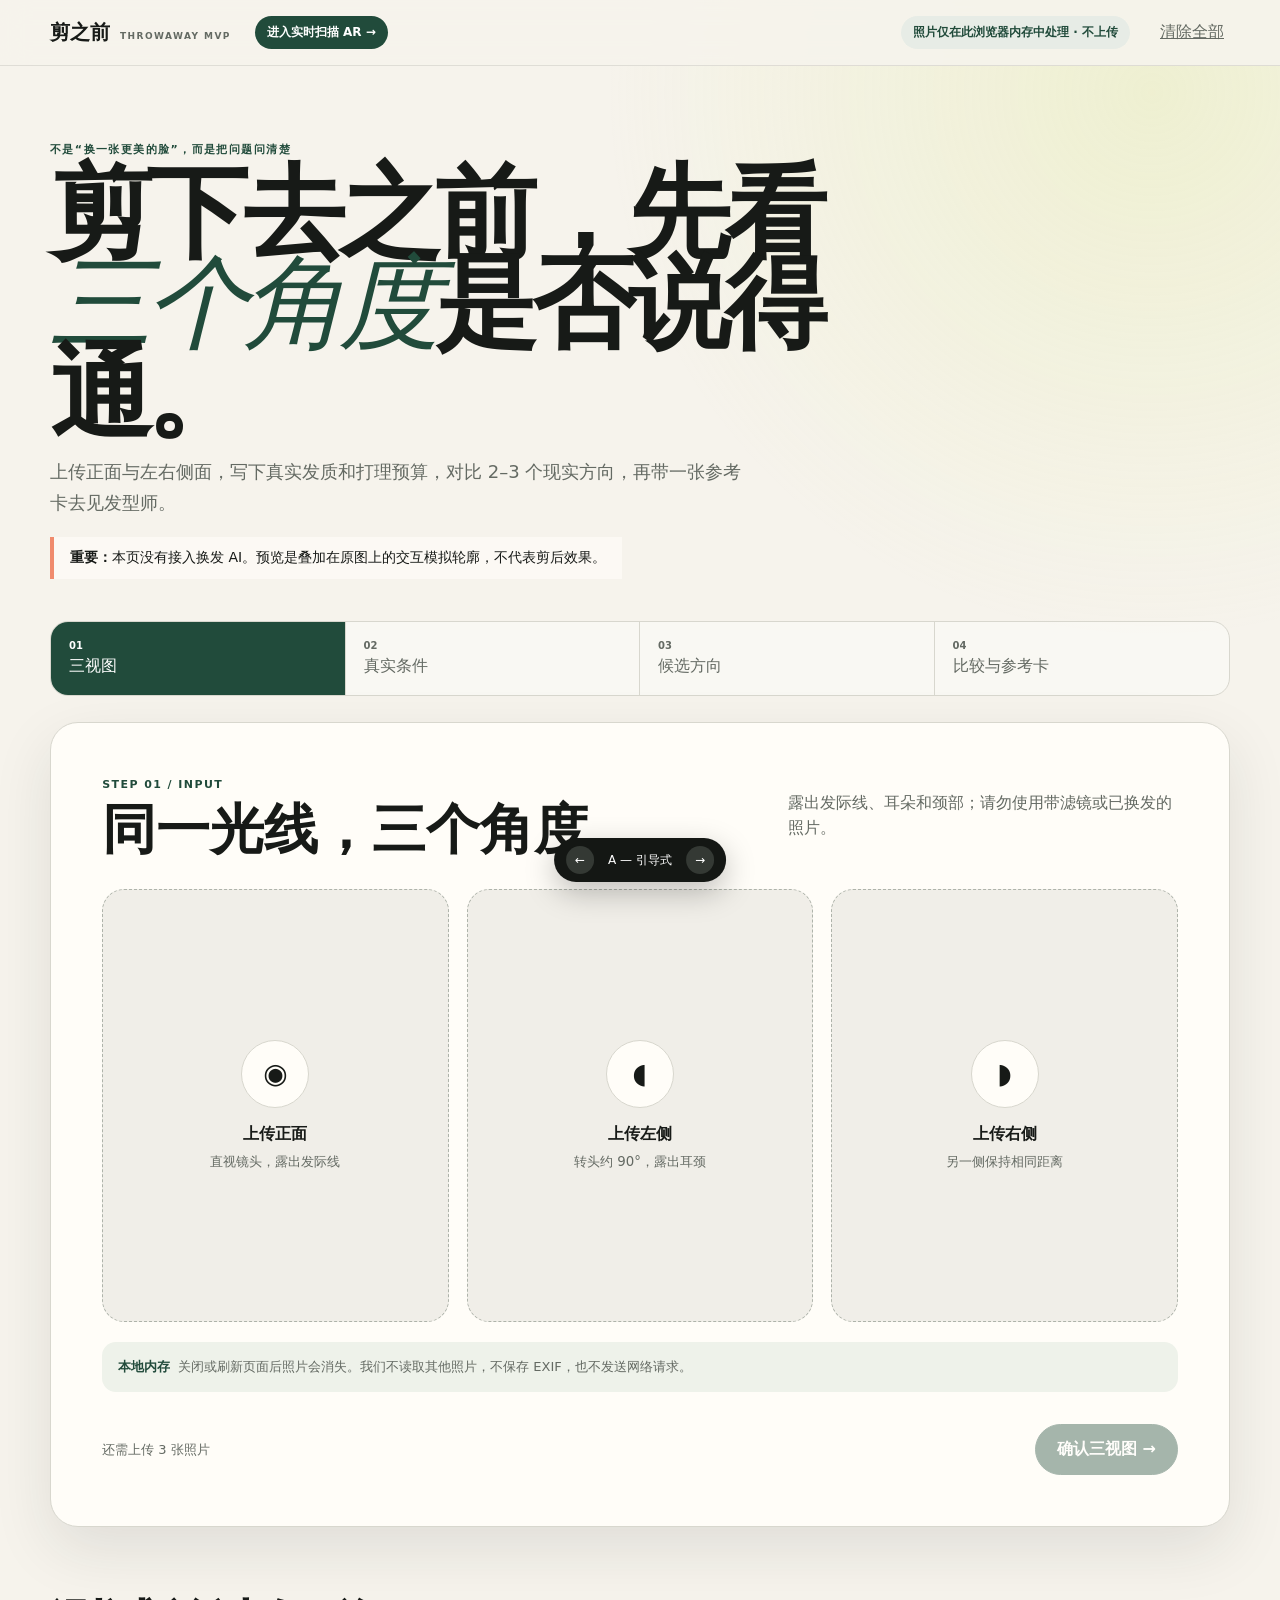
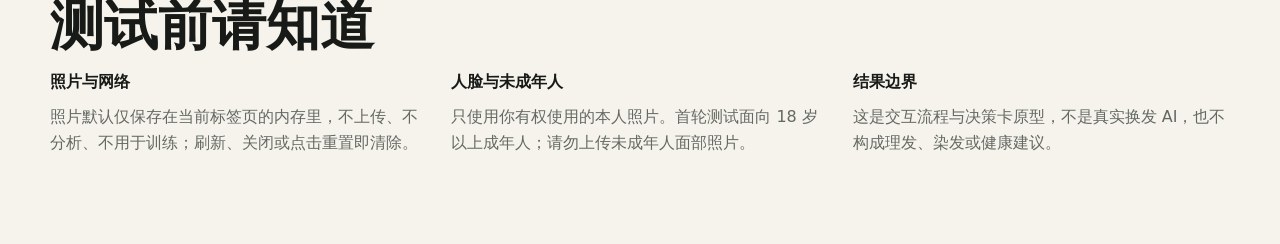
<file: app-projects/真实发型试戴MVP/index.html>
<!doctype html>
<html lang="zh-CN">
<head>
  <meta charset="UTF-8" />
  <meta name="viewport" content="width=device-width, initial-scale=1.0" />
  <meta name="description" content="真实发型试戴流程验证原型：三视图、现实约束、候选比较与发型师参考卡。" />
  <title>剪之前｜真实发型决策原型</title>
  <link rel="icon" href="data:image/svg+xml,%3Csvg xmlns='http://www.w3.org/2000/svg' viewBox='0 0 64 64'%3E%3Crect width='64' height='64' rx='16' fill='%23214b3b'/%3E%3Cpath d='M17 22h30M17 32h24M17 42h18' stroke='%23dce88c' stroke-width='6' stroke-linecap='round'/%3E%3C/svg%3E" />
  <link rel="stylesheet" href="styles.css" />
</head>
<body>
  <header class="topbar">
    <a class="brand" href="#top" aria-label="回到顶部"><span>剪之前</span><small>THROWAWAY MVP</small></a>
    <a class="scan-entry" href="scan.html">进入实时扫描 AR →</a>
    <div class="privacy-chip">照片仅在此浏览器内存中处理 · 不上传</div>
    <button class="text-button" id="resetTop" type="button">清除全部</button>
  </header>

  <main id="top">
    <section class="hero">
      <p class="eyebrow">不是“换一张更美的脸”，而是把问题问清楚</p>
      <h1>剪下去之前，先看<br><em>三个角度</em>是否说得通。</h1>
      <p class="hero-copy">上传正面与左右侧面，写下真实发质和打理预算，对比 2–3 个现实方向，再带一张参考卡去见发型师。</p>
      <div class="truth-strip" role="note">
        <strong>重要：</strong>本页没有接入换发 AI。预览是叠加在原图上的交互模拟轮廓，不代表剪后效果。
      </div>
    </section>

    <nav class="steps" aria-label="流程进度">
      <button class="step active" data-step-target="1"><span>01</span>三视图</button>
      <button class="step" data-step-target="2"><span>02</span>真实条件</button>
      <button class="step" data-step-target="3"><span>03</span>候选方向</button>
      <button class="step" data-step-target="4"><span>04</span>比较与参考卡</button>
    </nav>

    <section class="panel active" data-step="1" aria-labelledby="step1Title">
      <div class="section-head">
        <div><p class="eyebrow">STEP 01 / INPUT</p><h2 id="step1Title">同一光线，三个角度</h2></div>
        <p>露出发际线、耳朵和颈部；请勿使用带滤镜或已换发的照片。</p>
      </div>
      <div class="upload-grid" id="uploadGrid"></div>
      <div class="local-note"><span>本地内存</span>关闭或刷新页面后照片会消失。我们不读取其他照片，不保存 EXIF，也不发送网络请求。</div>
      <div class="actions"><span id="photoStatus" class="status">还需上传 3 张照片</span><button class="primary" id="toStep2" type="button">确认三视图 <span>→</span></button></div>
    </section>

    <section class="panel" data-step="2" aria-labelledby="step2Title">
      <div class="section-head">
        <div><p class="eyebrow">STEP 02 / REALITY</p><h2 id="step2Title">把现实条件写在图前面</h2></div>
        <p>这些输入不会“分析”照片，而是帮助你和发型师排除不现实的方向。</p>
      </div>
      <form id="constraintsForm" class="constraint-form">
        <label>当前长度<select name="length" required><option value="">请选择</option><option>耳上 / Pixie</option><option>耳下到下巴</option><option>下巴到肩</option><option>肩下到胸</option><option>胸下长发</option></select></label>
        <label>发丝粗细<select name="strand" required><option value="">请选择</option><option>细软</option><option>中等</option><option>粗硬</option></select></label>
        <label>密度<select name="density" required><option value="">请选择</option><option>低密度</option><option>中密度</option><option>高密度</option></select></label>
        <label>自然纹理<select name="texture" required><option value="">请选择</option><option>直发</option><option>微波浪</option><option>卷发</option><option>紧卷</option></select></label>
        <label>灰发比例<select name="gray" required><option value="">请选择</option><option>几乎没有</option><option>少于 25%</option><option>25%–50%</option><option>超过 50%</option><option>希望完整保留灰发</option></select></label>
        <label>每日打理时间<select name="time" required><option value="">请选择</option><option>0–5 分钟</option><option>5–10 分钟</option><option>10–20 分钟</option><option>20 分钟以上</option></select></label>
        <label class="wide">发旋 / 刘海 / 发际线限制<textarea name="limits" rows="3" placeholder="例如：右侧有强发旋，刘海容易分开；不接受每天夹板"></textarea></label>
        <fieldset class="wide"><legend>这次真正想解决什么？</legend><div class="choice-grid" id="intentChoices"></div></fieldset>
      </form>
      <div class="actions"><button class="secondary back" type="button" data-back="1">← 返回</button><button class="primary" id="toStep3" type="button">生成候选方向 <span>→</span></button></div>
    </section>

    <section class="panel" data-step="3" aria-labelledby="step3Title">
      <div class="section-head">
        <div><p class="eyebrow">STEP 03 / DIRECTIONS</p><h2 id="step3Title">选 2–3 个方向，不抽卡</h2></div>
        <p>每个方向是一组轮廓、长度、颜色与打理假设。默认选中三个，可按你的目标调整。</p>
      </div>
      <div class="candidate-grid" id="candidateGrid"></div>
      <div class="actions"><button class="secondary back" type="button" data-back="2">← 返回</button><span id="candidateStatus" class="status">已选择 3 个方向</span><button class="primary" id="buildCompare" type="button">生成三视图比较 <span>→</span></button></div>
    </section>

    <section class="panel result-panel" data-step="4" aria-labelledby="step4Title">
      <div class="section-head no-print">
        <div><p class="eyebrow">STEP 04 / DECISION CARD</p><h2 id="step4Title">把漂亮图，变成可讨论的问题</h2></div>
        <p>模拟层只帮助比较轮廓；请逐项核对正侧面一致、发量、打理和专业可实现性。</p>
      </div>
      <article id="referenceCard" class="reference-card">
        <header class="card-header"><div><p class="eyebrow">给发型师的参考卡 · 原型</p><h2>我的发型改变讨论稿</h2></div><div class="card-date" id="cardDate"></div></header>
        <div class="guardrails"><span>✓ 保持原脸</span><span>✓ 不虚增发量</span><span>✓ 正侧面一致检查</span><span>✓ 先谈可实现性</span></div>
        <section class="card-section"><h3>我的真实条件</h3><div class="condition-summary" id="conditionSummary"></div></section>
        <section class="card-section"><h3>候选方向的三视图模拟</h3><p class="simulation-warning">原型模拟，不代表剪后效果。原照片未被 AI 重绘；彩色轮廓仅表达长度、体积和颜色方向。</p><div id="comparison" class="comparison"></div></section>
        <section class="card-section checks"><h3>见发型师时请一起检查</h3><div class="check-grid"><label><input type="checkbox"> 三个角度的长度和层次能否同时成立？</label><label><input type="checkbox"> 我的真实密度能否支撑这个体积？</label><label><input type="checkbox"> 发旋、发际线和刘海方向是否冲突？</label><label><input type="checkbox"> 每天的打理时间是否足够？</label><label><input type="checkbox"> 染/漂、灰发过渡会经历哪些中间阶段？</label><label><input type="checkbox"> 如不可实现，最接近的安全替代是什么？</label></div></section>
        <footer class="legal">本卡仅用于视觉沟通，不保证真实剪发、染发或造型结果。效果受当前长度、发量、发质、卷度、发际线、发旋、灰发、化学处理、湿度和日常打理影响；不能替代专业发型师判断。面部照片属于敏感个人信息；本原型建议仅供 18 岁以上本人测试，未成年人照片请勿使用。</footer>
      </article>
      <div class="actions no-print"><button class="secondary back" type="button" data-back="3">← 调整候选</button><button class="secondary" id="resetResult" type="button">删除照片并重置</button><button class="primary" id="printCard" type="button">打印 / 另存为 PDF</button></div>
    </section>

    <section class="consent">
      <h2>测试前请知道</h2>
      <div><p><strong>照片与网络</strong>照片默认仅保存在当前标签页的内存里，不上传、不分析、不用于训练；刷新、关闭或点击重置即清除。</p><p><strong>人脸与未成年人</strong>只使用你有权使用的本人照片。首轮测试面向 18 岁以上成年人；请勿上传未成年人面部照片。</p><p><strong>结果边界</strong>这是交互流程与决策卡原型，不是真实换发 AI，也不构成理发、染发或健康建议。</p></div>
    </section>
  </main>

  <div class="prototype-switcher no-print" aria-label="原型轻量变体切换"><button id="variantPrev" type="button" aria-label="上一个变体">←</button><span id="variantLabel">A — 引导式</span><button id="variantNext" type="button" aria-label="下一个变体">→</button></div>
  <div id="toast" class="toast" role="status" aria-live="polite"></div>
  <script src="app.js"></script>
</body>
</html>
</file>
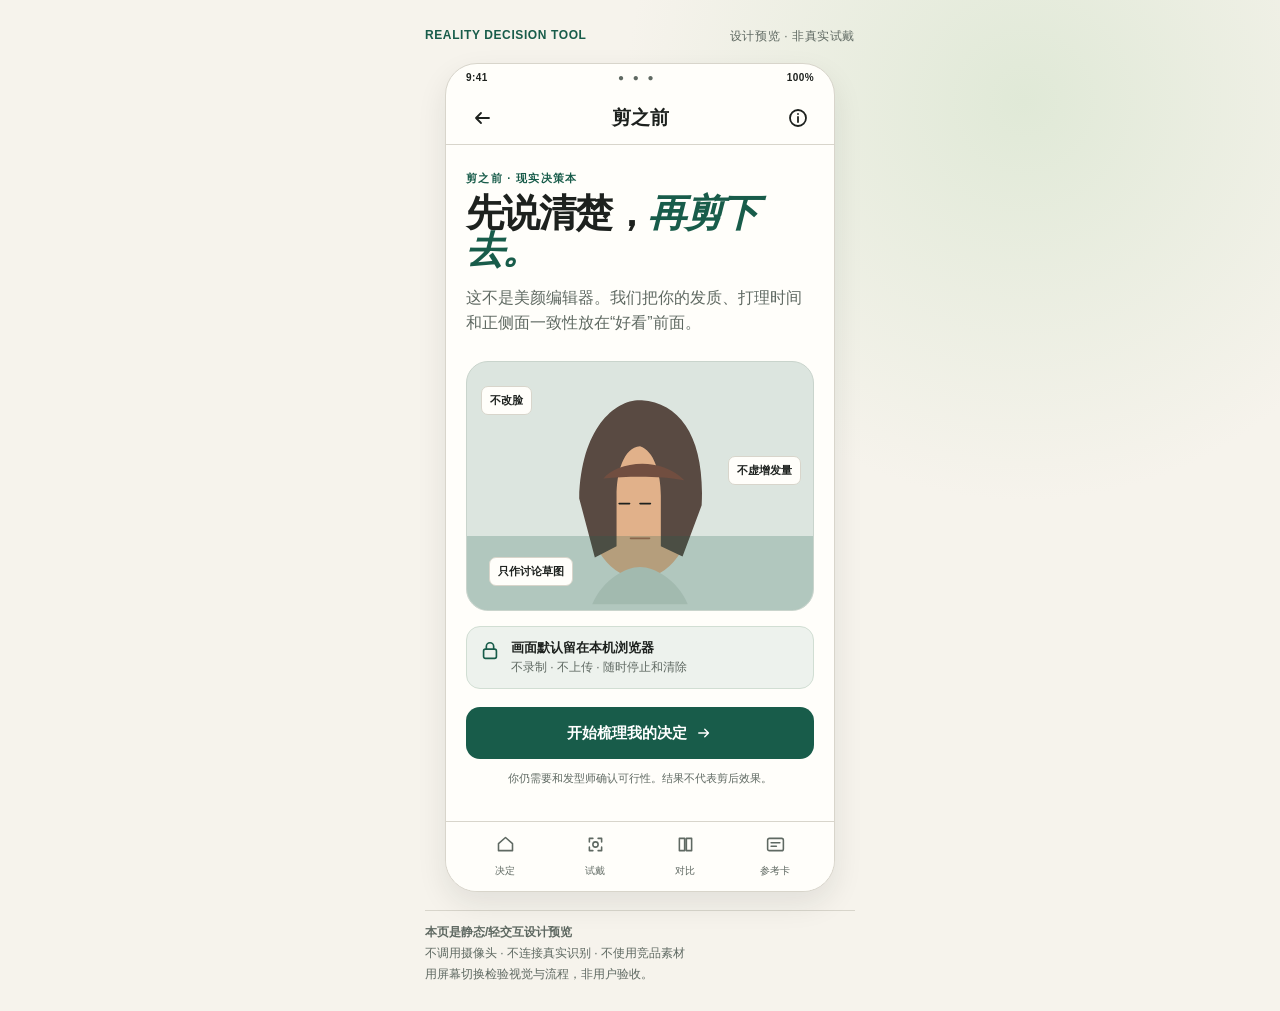
<file: app-projects/真实发型试戴MVP/设计方案/设计预览/index.html>
<!doctype html>
<html lang="zh-CN">
<head>
  <meta charset="utf-8">
  <meta name="viewport" content="width=device-width, initial-scale=1">
  <meta name="description" content="真实发型试戴：产品视觉与 UI/UX 设计预览，不调用摄像头，不生成真实发型。">
  <link rel="icon" href="data:image/svg+xml,%3Csvg xmlns='http://www.w3.org/2000/svg' viewBox='0 0 32 32'%3E%3Crect width='32' height='32' rx='8' fill='%23185c4a'/%3E%3Cpath d='M9 19c1-8 4-11 7-11s7 3 7 11v5H9z' fill='%23f6f3ec'/%3E%3C/svg%3E">
  <title>剪之前 · 产品设计预览</title>
  <link rel="stylesheet" href="preview.css">
</head>
<body>
  <a class="skip" href="#preview-main">跳到主要内容</a>
  <main class="stage" id="preview-main" aria-label="产品设计预览" tabindex="-1">
    <header class="site-head"><span class="eyebrow">REALITY DECISION TOOL</span><span>设计预览 · 非真实试戴</span></header>
    <section class="phone-shell" aria-label="375 像素移动端产品原型">
      <div class="device-bar"><span>9:41</span><span class="lens">● ● ●</span><span>100%</span></div>
      <div class="app-head"><button class="icon-button" data-action="back" aria-label="返回上一页" title="返回"><svg aria-hidden="true"><use href="#i-back"/></svg></button><strong>剪之前</strong><button class="icon-button" data-action="info" aria-label="查看设计预览说明" title="说明"><svg aria-hidden="true"><use href="#i-info"/></svg></button></div>
      <div class="screens" aria-live="polite">
        <section class="screen active intro" data-screen="intro" aria-labelledby="title-intro">
          <p class="kicker">剪之前 · 现实决策本</p>
          <h1 id="title-intro">先说清楚，<em>再剪下去。</em></h1>
          <p class="lede">这不是美颜编辑器。我们把你的发质、打理时间和正侧面一致性放在“好看”前面。</p>
          <div class="paper-portrait" aria-label="抽象人物轮廓示意"><svg viewBox="0 0 260 280" role="img" aria-label="带有发型轮廓的抽象人像"><use href="#portrait-bob"/></svg><span class="note n1">不改脸</span><span class="note n2">不虚增发量</span><span class="note n3">只作讨论草图</span></div>
          <div class="promise"><svg aria-hidden="true"><use href="#i-lock"/></svg><span><b>画面默认留在本机浏览器</b><small>不录制 · 不上传 · 随时停止和清除</small></span></div>
          <button class="primary" data-go="privacy">开始梳理我的决定 <svg aria-hidden="true"><use href="#i-next"/></svg></button>
          <p class="fine">你仍需要和发型师确认可行性。结果不代表剪后效果。</p>
        </section>

        <section class="screen" data-screen="privacy" aria-labelledby="title-privacy">
          <p class="kicker">开始前 · 01 / 08</p><h1 id="title-privacy">你控制画面，<em>也控制下一步。</em></h1>
          <div class="rule-list"><article><svg aria-hidden="true"><use href="#i-phone"/></svg><div><b>本机内处理</b><p>摄像头帧只用于本次校准；没有账号、云相册或生物模板。</p></div></article><article><svg aria-hidden="true"><use href="#i-stop"/></svg><div><b>随时可停止</b><p>停止会释放摄像头，并清空本次校准与选择。</p></div></article><article><svg aria-hidden="true"><use href="#i-card"/></svg><div><b>两种确认深度</b><p>实时只看形态；三照片用于后续的多角度讨论。</p></div></article></div>
          <aside class="soft-note"><b>为什么要校准？</b> 正面、左侧和右侧能帮助我们在有限角度内保持轮廓一致；不是 3D 扫描。</aside>
          <button class="primary" data-go="scan">同意并进行本地校准 <svg aria-hidden="true"><use href="#i-next"/></svg></button><button class="secondary" data-go="threeview">我想直接用三照片确认</button>
        </section>

        <section class="screen scan" data-screen="scan" aria-labelledby="title-scan">
          <p class="kicker">本地校准 · 02 / 08</p><h1 id="title-scan">正脸居中，<em>稳定一小会。</em></h1>
          <div class="camera-frame"><span class="range">有效范围约 ±40°</span><svg class="head-guide" viewBox="0 0 260 310" role="img" aria-label="正脸校准示意"><use href="#portrait-guide"/></svg><span class="corner c1"></span><span class="corner c2"></span><span class="corner c3"></span><span class="corner c4"></span><div class="face-chip"><span class="dot"></span> 已识别 1 人</div></div>
          <div class="stepper" aria-label="校准进度"><span class="done">01 正脸</span><span>02 左转</span><span>03 回正</span><span>04 右转</span></div>
          <p class="state-copy"><b>保持稳定</b><br>眼线接近水平，脸保持在框内。</p>
          <button class="primary" data-go="selection">模拟完成校准 <svg aria-hidden="true"><use href="#i-next"/></svg></button><button class="secondary" data-go="privacy">停止并清除</button>
        </section>

        <section class="screen" data-screen="selection" aria-labelledby="title-selection">
          <p class="kicker">真实条件 · 03 / 08</p><h1 id="title-selection">先选方向，<em>不选滤镜。</em></h1>
          <div class="profile-strip"><span>现长：锁骨</span><span>自然纹理：微卷</span><span>打理：10 分钟</span></div>
          <p class="section-label">适合今天条件的三个方向</p>
          <div class="style-stack"><button class="style-card selected" data-style="短层次"><span class="swatch short"></span><span><b>短层次</b><small>耳上轻薄，顶部保留呼吸感</small></span><i>剪短幅度<br><b>明显</b></i></button><button class="style-card" data-style="柔和 Bob"><span class="swatch bob"></span><span><b>柔和 Bob</b><small>下巴线重量，侧面需要确认</small></span><i>每日打理<br><b>中等</b></i></button><button class="style-card" data-style="保留长度"><span class="swatch long"></span><span><b>保留长度</b><small>只调整层次和刘海关系</small></span><i>改变幅度<br><b>保守</b></i></button></div>
          <button class="primary" data-go="live">带两个方向去实时试戴 <svg aria-hidden="true"><use href="#i-next"/></svg></button>
        </section>

        <section class="screen live" data-screen="live" aria-labelledby="title-live">
          <p class="kicker">实时形态 · 04 / 08</p><h1 id="title-live">转头时，<em>轮廓能跟上吗？</em></h1>
          <div class="live-canvas"><span class="range">实时 AR 轮廓 · 不是照片级生成</span><svg viewBox="0 0 260 310" role="img" aria-label="Bob 发型轮廓试戴示意"><use href="#portrait-bob"/></svg><div class="tracking-pill"><span class="dot"></span> 跟随稳定 · 约 34°</div></div>
          <div class="segmented" role="group" aria-label="选择试戴方向"><button class="active">短层次</button><button>柔和 Bob</button></div>
          <aside class="callout"><svg aria-hidden="true"><use href="#i-eye"/></svg><span><b>现在看的是形态，不是剪后承诺。</b><small>耳朵、眼镜、手和头发遮挡仍可能穿模。</small></span></aside>
          <button class="primary" data-go="threeview">用三视图确认细节 <svg aria-hidden="true"><use href="#i-next"/></svg></button>
        </section>

        <section class="screen" data-screen="threeview" aria-labelledby="title-threeview">
          <p class="kicker">高质量确认 · 05 / 08</p><h1 id="title-threeview">别只看正脸，<em>侧面也要说得通。</em></h1>
          <div class="views"><figure><svg viewBox="0 0 100 126" role="img" aria-label="正面抽象发型示意"><use href="#mini-front"/></svg><figcaption>正面</figcaption></figure><figure><svg viewBox="0 0 100 126" role="img" aria-label="左侧抽象发型示意"><use href="#mini-side"/></svg><figcaption>左侧</figcaption></figure><figure><svg viewBox="0 0 100 126" role="img" aria-label="右侧抽象发型示意"><use href="#mini-side" transform="translate(100 0) scale(-1 1)"/></svg><figcaption>右侧</figcaption></figure></div>
          <div class="check-list"><p><svg aria-hidden="true"><use href="#i-check"/></svg> 保持原来的脸与脸部比例</p><p><svg aria-hidden="true"><use href="#i-check"/></svg> 不把细软发模拟成更高发量</p><p><svg aria-hidden="true"><use href="#i-check"/></svg> 刘海和发旋限制单独标出</p></div>
          <button class="primary" data-go="feasibility">查看现实可实现性 <svg aria-hidden="true"><use href="#i-next"/></svg></button>
        </section>

        <section class="screen" data-screen="feasibility" aria-labelledby="title-feasibility">
          <p class="kicker">现实可实现性 · 06 / 08</p><h1 id="title-feasibility">不是“哪张更漂亮”，<em>而是哪张更说得通。</em></h1>
          <div class="decision-card"><div><span class="tag">优先讨论</span><h2>柔和 Bob</h2><p>因为你的自然微卷和现有长度，先保留下巴线重量，再让发型师确认侧面蓬度。</p></div><svg viewBox="0 0 90 110" aria-hidden="true"><use href="#mini-front"/></svg></div>
          <div class="meter"><span>发质匹配</span><b>可讨论</b><i><em style="width:72%"></em></i></div><div class="meter"><span>正侧面一致</span><b>需现场确认</b><i><em style="width:58%"></em></i></div><div class="meter"><span>每日打理</span><b>约 10–15 分钟</b><i><em style="width:65%"></em></i></div>
          <aside class="warning"><svg aria-hidden="true"><use href="#i-warn"/></svg><span><b>发旋与刘海是现场变量。</b><small>这里不替代理发师的剪裁判断。</small></span></aside>
          <button class="primary" data-go="card">做成发型师参考卡 <svg aria-hidden="true"><use href="#i-next"/></svg></button>
        </section>

        <section class="screen card-screen" data-screen="card" aria-labelledby="title-card">
          <p class="kicker">带去沟通 · 07 / 08</p><h1 id="title-card">一张卡，<em>把想要的说具体。</em></h1>
          <article class="stylist-card"><header><span>剪之前</span><small>发型师讨论卡</small></header><h2>柔和 Bob · 先讨论</h2><div class="card-grid"><span><b>现在</b>锁骨长度 / 微卷 / 细软</span><span><b>希望</b>下巴线重量 / 不显厚重</span><span><b>避免</b>虚增发量 / 侧面塌陷</span><span><b>打理</b>每天 10–15 分钟</span></div><p class="card-question">问发型师：以我的发旋和刘海，侧面该保留多少层次？</p><footer>原型模拟，不代表剪后效果</footer></article>
          <button class="primary" data-go="summary">查看完整流程总结 <svg aria-hidden="true"><use href="#i-next"/></svg></button><button class="secondary" data-go="selection">回去换一个方向</button>
        </section>

        <section class="screen summary" data-screen="summary" aria-labelledby="title-summary">
          <p class="kicker">设计预览 · 08 / 08</p><h1 id="title-summary">一条从犹豫到<em>可讨论决定</em>的路径。</h1>
          <ol><li><b>实时</b><span>看有限角度里的形态连续性</span></li><li><b>三视图</b><span>用原图讨论正、左、右的关系</span></li><li><b>现实条件</b><span>把发质、密度、打理时间放进判断</span></li><li><b>参考卡</b><span>让发型师在现场继续完成判断</span></li></ol>
          <aside class="soft-note"><b>这是视觉和流程预览。</b> 它不调用摄像头、不上传照片，也不连接第二阶段的实际追踪逻辑。</aside>
          <button class="primary" data-go="intro">从头浏览预览 <svg aria-hidden="true"><use href="#i-next"/></svg></button>
        </section>
      </div>
      <nav class="bottom-nav" aria-label="设计预览导航"><button data-go="intro" aria-label="决策"><svg aria-hidden="true"><use href="#i-home"/></svg><span>决定</span></button><button data-go="live" aria-label="试戴"><svg aria-hidden="true"><use href="#i-scan"/></svg><span>试戴</span></button><button data-go="threeview" aria-label="对比"><svg aria-hidden="true"><use href="#i-compare"/></svg><span>对比</span></button><button data-go="card" aria-label="参考卡"><svg aria-hidden="true"><use href="#i-card"/></svg><span>参考卡</span></button></nav>
    </section>
    <aside class="legend"><b>本页是静态/轻交互设计预览</b><span>不调用摄像头 · 不连接真实识别 · 不使用竞品素材</span><span>用屏幕切换检验视觉与流程，非用户验收。</span></aside>
  </main>
  <svg class="defs" aria-hidden="true"><defs>
    <symbol id="i-next" viewBox="0 0 24 24"><path d="M5 12h13m-5-5 5 5-5 5"/></symbol><symbol id="i-back" viewBox="0 0 24 24"><path d="M19 12H6m5 5-5-5 5-5"/></symbol><symbol id="i-info" viewBox="0 0 24 24"><circle cx="12" cy="12" r="8"/><path d="M12 11v5m0-8h.01"/></symbol><symbol id="i-lock" viewBox="0 0 24 24"><rect x="5" y="10" width="14" height="10" rx="2"/><path d="M8 10V7a4 4 0 0 1 8 0v3"/></symbol><symbol id="i-phone" viewBox="0 0 24 24"><rect x="7" y="3" width="10" height="18" rx="2"/><path d="M11 18h2"/></symbol><symbol id="i-stop" viewBox="0 0 24 24"><rect x="5" y="5" width="14" height="14" rx="2"/></symbol><symbol id="i-card" viewBox="0 0 24 24"><rect x="3" y="5" width="18" height="14" rx="2"/><path d="M7 10h10M7 14h6"/></symbol><symbol id="i-eye" viewBox="0 0 24 24"><path d="M3 12s3.5-6 9-6 9 6 9 6-3.5 6-9 6-9-6-9-6Z"/><circle cx="12" cy="12" r="2.5"/></symbol><symbol id="i-check" viewBox="0 0 24 24"><path d="m5 12 4 4L19 6"/></symbol><symbol id="i-warn" viewBox="0 0 24 24"><path d="M12 4 3.8 19h16.4L12 4Z"/><path d="M12 9v4m0 3h.01"/></symbol><symbol id="i-home" viewBox="0 0 24 24"><path d="m4 11 8-7 8 7v8H4v-8Z"/></symbol><symbol id="i-scan" viewBox="0 0 24 24"><path d="M5 9V5h4m6 0h4v4m0 6v4h-4M9 19H5v-4"/><circle cx="12" cy="12" r="3"/></symbol><symbol id="i-compare" viewBox="0 0 24 24"><path d="M5 5h6v14H5zM13 5h6v14h-6z"/></symbol>
    <symbol id="portrait-guide" viewBox="0 0 260 310"><ellipse cx="130" cy="158" rx="63" ry="84" fill="#E1B18A"/><path d="M66 151C66 78 101 43 130 43c35 0 66 34 66 108l-22 20v-26c0-31-17-57-44-57s-44 26-44 57v26Z" fill="#5F5046"/><path d="M106 153h12m12 0h12" stroke="#1D211E" fill="none"/><path d="M118 197h24" stroke="#A9694B" fill="none"/><path d="M76 266c12-26 38-40 54-40s42 14 54 40" fill="#C9D4CC"/></symbol>
    <symbol id="portrait-bob" viewBox="0 0 260 310"><ellipse cx="130" cy="160" rx="61" ry="84" fill="#E1B18A"/><path d="M60 152C62 69 103 37 132 39c45 3 73 44 69 121l-22 59-25-12v-58c0-26-8-52-24-57-19 1-27 31-27 57v58l-25 13Z" fill="#594A42"/><path d="M88 129c13-17 62-28 93 2-26-5-63-5-93-2Z" fill="#714E40"/><path d="M106 158h12m12 0h12" stroke="#1D211E" fill="none"/><path d="M119 198h22" stroke="#A9694B" fill="none"/><path d="M75 274c12-29 39-43 55-43s43 14 55 43" fill="#C9D4CC"/></symbol>
    <symbol id="mini-front" viewBox="0 0 100 126"><ellipse cx="50" cy="65" rx="22" ry="31" fill="#E1B18A"/><path d="M24 68C24 30 39 16 51 16c18 1 29 19 27 52l-8 22-9-4V62c0-12-4-22-11-22s-11 10-11 22v24l-10 4Z" fill="#594A42"/><path d="M30 111c5-11 12-16 20-16s15 5 20 16" fill="#C9D4CC"/></symbol>
    <symbol id="mini-side" viewBox="0 0 100 126"><path d="M34 68c0-26 14-42 31-42 15 0 26 14 26 38v26L74 94V67c0-13-7-24-17-24-11 0-18 12-18 26v21l-11-4Z" fill="#594A42"/><path d="M39 62c3-16 13-25 24-22 10 4 13 15 11 30l8 6-12 4c-4 11-13 16-21 10-9-7-10-17-10-28Z" fill="#E1B18A"/><path d="M34 112c6-12 14-17 23-17s17 5 22 17" fill="#C9D4CC"/></symbol>
  </defs></svg>
  <script src="preview.js"></script>
</body>
</html>
</file>
<file: app-projects/真实发型试戴MVP/styles.css>
:root{--ink:#171a17;--muted:#646a63;--paper:#f6f3ec;--white:#fffdf8;--line:#d8d7ce;--green:#214b3b;--lime:#dce88c;--coral:#f08b6d;--blue:#9fc4c5;--shadow:0 22px 60px rgba(31,42,35,.1);font-family:Inter,"PingFang SC","Hiragino Sans GB",system-ui,sans-serif;color:var(--ink);background:var(--paper)}*{box-sizing:border-box}html{scroll-behavior:smooth}body{margin:0;min-width:320px;background:radial-gradient(circle at 90% 5%,rgba(220,232,140,.28),transparent 26%),var(--paper)}button,input,select,textarea{font:inherit}button{cursor:pointer}.topbar{position:sticky;top:0;z-index:20;display:flex;align-items:center;gap:24px;padding:16px max(24px,calc((100vw - 1180px)/2));background:rgba(246,243,236,.92);backdrop-filter:blur(14px);border-bottom:1px solid rgba(23,26,23,.1)}.brand{display:flex;align-items:baseline;gap:10px;color:inherit;text-decoration:none;font-weight:900;font-size:20px}.brand small{font-size:9px;letter-spacing:.16em;color:var(--muted)}.scan-entry{padding:8px 12px;border-radius:999px;background:var(--green);color:white;text-decoration:none;font-size:12px;font-weight:800}.privacy-chip{margin-left:auto;padding:8px 12px;border-radius:999px;background:#e7ece6;color:var(--green);font-size:12px;font-weight:700}.text-button{border:0;background:transparent;text-decoration:underline;color:var(--muted)}main{width:min(1180px,calc(100% - 40px));margin:auto}.hero{padding:76px 0 42px;max-width:930px}.eyebrow{margin:0 0 12px;text-transform:uppercase;letter-spacing:.13em;font-size:11px;font-weight:900;color:var(--green)}h1{font-family:Georgia,"Songti SC",serif;font-size:clamp(52px,8vw,104px);letter-spacing:-.055em;line-height:.88;margin:0}h1 em{font-weight:400;color:var(--green)}.hero-copy{max-width:700px;font-size:18px;line-height:1.7;color:var(--muted)}.truth-strip{display:inline-block;border-left:4px solid var(--coral);padding:12px 16px;background:rgba(255,253,248,.72);font-size:14px}.steps{display:grid;grid-template-columns:repeat(4,1fr);border:1px solid var(--line);border-radius:18px;overflow:hidden;margin:0 0 26px;background:rgba(255,255,255,.35)}.step{border:0;border-right:1px solid var(--line);background:transparent;padding:18px;text-align:left;color:var(--muted)}.step:last-child{border:0}.step span{display:block;font-size:10px;font-weight:800;margin-bottom:5px}.step.active{background:var(--green);color:white}.panel{display:none;background:var(--white);border:1px solid var(--line);border-radius:28px;padding:clamp(24px,4vw,52px);box-shadow:var(--shadow);min-height:520px}.panel.active{display:block}.section-head{display:flex;justify-content:space-between;align-items:end;gap:36px;margin-bottom:32px}.section-head h2,.consent h2{font-family:Georgia,"Songti SC",serif;font-size:clamp(32px,5vw,54px);line-height:1;margin:0}.section-head>p{max-width:390px;color:var(--muted);line-height:1.6}.upload-grid{display:grid;grid-template-columns:repeat(3,1fr);gap:18px}.upload-card{position:relative;aspect-ratio:4/5;border:1.5px dashed #aeb3aa;border-radius:22px;overflow:hidden;background:#f0eee8}.upload-card>input{position:absolute;inset:0;opacity:0;cursor:pointer;z-index:2}.upload-placeholder{height:100%;display:flex;flex-direction:column;align-items:center;justify-content:center;padding:24px;text-align:center}.angle-icon{width:68px;height:68px;border-radius:50%;border:1px solid var(--line);display:grid;place-items:center;font-size:28px;background:var(--white)}.upload-placeholder strong{margin-top:16px}.upload-placeholder small{margin-top:8px;color:var(--muted)}.preview{width:100%;height:100%;object-fit:cover;display:block}.photo-controls{position:absolute;left:10px;right:10px;bottom:10px;z-index:3;display:flex;gap:8px}.photo-controls button,.photo-controls label{flex:1;border:0;border-radius:12px;padding:9px;background:rgba(23,26,23,.86);color:white;text-align:center;font-size:12px;cursor:pointer}.photo-controls label input{position:absolute;opacity:0;width:1px;height:1px}.local-note{margin-top:20px;padding:16px;border-radius:14px;background:#eef2ea;color:var(--muted);font-size:13px}.local-note span{font-weight:900;color:var(--green);margin-right:8px}.actions{display:flex;align-items:center;justify-content:flex-end;gap:16px;margin-top:32px}.actions .status{margin-right:auto;color:var(--muted);font-size:13px}.primary,.secondary{border-radius:999px;padding:14px 21px;font-weight:800}.primary{border:1px solid var(--green);background:var(--green);color:white}.primary:hover{background:#17372c}.primary:disabled{opacity:.4;cursor:not-allowed}.secondary{border:1px solid var(--line);background:transparent;color:var(--ink)}.constraint-form{display:grid;grid-template-columns:repeat(3,1fr);gap:18px}.constraint-form label,.constraint-form fieldset{display:flex;flex-direction:column;gap:8px;font-size:13px;font-weight:800}.constraint-form select,.constraint-form textarea{width:100%;border:1px solid var(--line);border-radius:13px;padding:13px;background:white;color:var(--ink)}.constraint-form .wide{grid-column:1/-1}.constraint-form fieldset{border:0;padding:0;margin:5px 0}.choice-grid{display:flex;flex-wrap:wrap;gap:9px}.choice-grid label{display:block}.choice-grid input{position:absolute;opacity:0}.choice-grid span{display:block;border:1px solid var(--line);border-radius:999px;padding:10px 14px;background:white}.choice-grid input:checked+span{background:var(--lime);border-color:#aebc5a}.candidate-grid{display:grid;grid-template-columns:repeat(4,1fr);gap:14px}.candidate{position:relative;border:1px solid var(--line);border-radius:20px;padding:20px;background:#f7f5ef;min-height:285px;transition:.2s}.candidate.selected{border-color:var(--green);box-shadow:inset 0 0 0 2px var(--green)}.candidate input{position:absolute;opacity:0}.candidate .swatch{height:86px;border-radius:16px;margin-bottom:20px;position:relative;overflow:hidden;background:var(--candidate-color)}.candidate .swatch:after{content:"";position:absolute;width:100px;height:115px;border-radius:50% 50% 40% 40%;background:rgba(23,26,23,.72);left:50%;top:18px;transform:translateX(-50%)}.candidate[data-shape="pixie"] .swatch:after{height:76px}.candidate[data-shape="lob"] .swatch:after{height:130px;width:115px}.candidate h3{margin:0 0 8px}.candidate p{color:var(--muted);font-size:13px;line-height:1.55}.candidate small{display:block;border-top:1px solid var(--line);padding-top:12px;color:var(--green);font-weight:800}.reference-card{background:white;border:1px solid var(--line);border-radius:22px;padding:34px}.card-header{display:flex;justify-content:space-between;border-bottom:3px solid var(--ink);padding-bottom:20px}.card-header h2{font-family:Georgia,"Songti SC",serif;font-size:36px;margin:0}.card-date{font-size:12px;color:var(--muted)}.guardrails{display:flex;flex-wrap:wrap;gap:8px;padding:18px 0}.guardrails span{background:#edf1e8;color:var(--green);padding:8px 10px;border-radius:7px;font-size:12px;font-weight:800}.card-section{border-top:1px solid var(--line);padding:22px 0}.card-section h3{margin:0 0 14px}.condition-summary{display:flex;flex-wrap:wrap;gap:8px}.condition-summary span{padding:8px 11px;border:1px solid var(--line);border-radius:999px;font-size:12px}.simulation-warning{background:#fff1eb;border-left:4px solid var(--coral);padding:12px;font-size:12px}.comparison{display:grid;gap:22px}.comparison-set{border-top:1px dashed var(--line);padding-top:18px}.comparison-title{display:flex;justify-content:space-between;gap:20px;align-items:baseline}.comparison-title h4{font-size:21px;margin:0}.comparison-title span{font-size:12px;color:var(--muted)}.view-grid{display:grid;grid-template-columns:repeat(3,1fr);gap:10px;margin-top:12px}.sim-view{position:relative;aspect-ratio:4/5;border-radius:13px;overflow:hidden;background:#eee}.sim-view img{width:100%;height:100%;object-fit:cover}.hair-overlay{position:absolute;left:50%;top:8%;width:70%;height:42%;transform:translateX(-50%);border:4px solid var(--hair);border-bottom-width:14px;border-radius:50% 50% 38% 38%;background:color-mix(in srgb,var(--hair) 24%,transparent);mix-blend-mode:multiply}.shape-pixie .hair-overlay{height:25%;width:62%;border-bottom-width:6px}.shape-lob .hair-overlay{height:55%;width:75%}.shape-bangs .hair-overlay:after{content:"";position:absolute;left:14%;right:14%;top:58%;height:25%;background:var(--hair);clip-path:polygon(0 0,100% 0,84% 78%,66% 35%,50% 85%,33% 38%,14% 78%)}.sim-label{position:absolute;left:7px;bottom:7px;padding:5px 7px;background:rgba(255,255,255,.9);font-size:10px;font-weight:800;border-radius:5px}.feasibility{display:grid;grid-template-columns:1fr 1fr 1fr;gap:9px;margin-top:10px;font-size:11px}.feasibility span{padding:8px;border-radius:8px;background:#f2f2ed}.check-grid{display:grid;grid-template-columns:1fr 1fr;gap:10px}.check-grid label{padding:12px;border:1px solid var(--line);border-radius:9px;font-size:12px}.legal{font-size:10px;line-height:1.6;color:var(--muted);border-top:2px solid var(--ink);padding-top:16px}.consent{padding:72px 0}.consent>div{display:grid;grid-template-columns:repeat(3,1fr);gap:24px}.consent p{color:var(--muted);line-height:1.65}.consent strong{display:block;color:var(--ink);margin-bottom:8px}.prototype-switcher{position:fixed;bottom:18px;left:50%;transform:translateX(-50%);z-index:50;display:flex;align-items:center;gap:14px;background:#141714;color:white;border-radius:999px;padding:8px 12px;box-shadow:0 10px 30px rgba(0,0,0,.25);font-size:12px}.prototype-switcher button{border:0;background:#343934;color:white;border-radius:50%;width:28px;height:28px}.toast{position:fixed;top:80px;left:50%;transform:translate(-50%,-20px);opacity:0;pointer-events:none;background:#171a17;color:white;padding:12px 18px;border-radius:999px;transition:.2s;z-index:60;font-size:13px}.toast.show{opacity:1;transform:translate(-50%,0)}body.variant-compact .hero{padding:38px 0 26px}body.variant-compact h1{font-size:clamp(44px,6vw,72px)}body.variant-compact .panel{border-radius:12px;padding:30px}body.variant-compact .steps{border-radius:8px}body.variant-compact .section-head h2{font-size:38px}
@media(max-width:780px){main{width:min(100% - 24px,1180px)}.topbar{padding:12px}.privacy-chip{display:none}.brand small{display:none}.scan-entry{margin-left:auto;font-size:10px;padding:7px 9px}.hero{padding-top:42px}h1{font-size:50px}.steps{overflow-x:auto;grid-template-columns:repeat(4,minmax(130px,1fr))}.step{padding:12px}.panel{padding:20px;border-radius:18px}.section-head{display:block}.upload-grid,.candidate-grid{grid-template-columns:1fr}.upload-card{aspect-ratio:16/11}.constraint-form{grid-template-columns:1fr}.constraint-form .wide{grid-column:auto}.actions{flex-wrap:wrap}.actions .status{width:100%;order:-1}.primary,.secondary{flex:1 1 130px}.result-panel .actions button{flex-basis:100%}.reference-card{padding:16px}.card-header{display:block}.card-date{margin-top:10px}.view-grid{grid-template-columns:repeat(3,minmax(0,1fr))}.feasibility,.check-grid,.consent>div{grid-template-columns:1fr}.comparison-title{display:block}.consent{padding-bottom:100px}}
@media print{body{background:white}.topbar,.hero,.steps,.no-print,.consent,.prototype-switcher,.toast{display:none!important}main{width:100%;margin:0}.panel{display:none!important;border:0;box-shadow:none;padding:0}.panel[data-step="4"]{display:block!important}.reference-card{border:0;padding:0}.view-grid{break-inside:avoid}.comparison-set{break-inside:avoid}.sim-view{max-height:260px}.legal{font-size:9px}@page{size:A4;margin:12mm}}
</file>
<file: app-projects/真实发型试戴MVP/设计方案/设计预览/preview.css>
:root{--paper:#f6f3ec;--surface:#fffefa;--ink:#1d211e;--slate:#5f6962;--pine:#185c4a;--clay:#a9694b;--line:#d8d5cb;--warning:#b44832;--shadow:0 12px 30px rgba(24,34,29,.09);font-family:Inter,-apple-system,BlinkMacSystemFont,"Segoe UI",sans-serif;color:var(--ink);background:var(--paper)}*{box-sizing:border-box}body{margin:0;min-width:320px;background:radial-gradient(circle at 80% 10%,#e0e9d7 0,transparent 25rem),var(--paper)}button{font:inherit;color:inherit;border:0;cursor:pointer;touch-action:manipulation}.defs{position:absolute;width:0;height:0;overflow:hidden}svg{width:24px;height:24px;fill:none;stroke:currentColor;stroke-width:1.8;stroke-linecap:round;stroke-linejoin:round}.skip{position:absolute;left:-999px;top:0}.skip:focus{left:12px;z-index:20;padding:10px;background:#fff;color:#111}.stage{min-height:100dvh;display:grid;place-items:center;padding:28px 20px;gap:18px}.site-head,.legend{width:min(100%,430px);display:flex;justify-content:space-between;gap:12px;font-size:12px;color:var(--slate)}.site-head{letter-spacing:.05em;text-transform:uppercase}.eyebrow{font-weight:700;color:var(--pine)}.legend{font-size:12px;line-height:1.5;display:block;border-top:1px solid var(--line);padding-top:12px}.legend span{display:block;margin-top:3px}.phone-shell{position:relative;width:min(100%,390px);min-height:760px;background:var(--surface);border:1px solid var(--line);border-radius:32px;box-shadow:var(--shadow);overflow:hidden}.device-bar{height:27px;padding:8px 20px 0;display:flex;justify-content:space-between;font-size:10px;font-weight:700;letter-spacing:.04em}.lens{letter-spacing:3px;color:var(--slate)}.app-head{height:54px;padding:0 14px;display:flex;align-items:center;justify-content:space-between;border-bottom:1px solid var(--line);font-family:Newsreader,Georgia,serif;font-size:19px}.icon-button{width:44px;height:44px;background:transparent;display:grid;place-items:center;border-radius:12px}.icon-button:hover,.icon-button:focus-visible{background:#e7eee8}.screens{padding-bottom:76px}.screen{display:none;padding:26px 20px 28px;min-height:670px;outline:none}.screen.active{display:flex;flex-direction:column;animation:enter .2s ease-out}.kicker{margin:0 0 9px;color:var(--pine);font-size:11px;font-weight:750;letter-spacing:.12em;text-transform:uppercase}.screen h1{margin:0;font-family:Newsreader,Georgia,serif;font-size:38px;line-height:.98;letter-spacing:-.04em;font-weight:600}.screen h1 em{font-style:italic;color:var(--pine)}.lede{font-size:16px;line-height:1.55;color:var(--slate);margin:17px 0}.paper-portrait{position:relative;min-height:250px;margin:8px 0 15px;background:#dce5df;border-radius:22px;overflow:hidden;border:1px solid #c9d4cc}.paper-portrait svg{position:absolute;width:250px;height:270px;left:50%;top:4px;transform:translateX(-50%);stroke:none}.paper-portrait:after{content:"";position:absolute;inset:auto 0 0;height:30%;background:rgba(24,92,74,.22)}.note{position:absolute;z-index:1;padding:6px 8px;background:var(--surface);border:1px solid var(--line);border-radius:7px;font-size:11px;font-weight:650}.n1{top:24px;left:14px}.n2{top:94px;right:12px}.n3{bottom:24px;left:22px}.promise,.callout,.warning{display:flex;gap:10px;padding:12px;background:#edf2ed;border:1px solid #d1ded3;border-radius:14px;margin-bottom:14px}.promise svg,.callout svg{color:var(--pine);flex:0 0 22px}.promise b,.callout b,.warning b{display:block;font-size:13px}.promise small,.callout small,.warning small{display:block;font-size:12px;line-height:1.4;color:var(--slate);margin-top:2px}.primary,.secondary{width:100%;min-height:52px;border-radius:14px;font-weight:750;font-size:15px;display:flex;align-items:center;justify-content:center;gap:8px;margin-top:auto}.primary{background:var(--pine);color:#fff}.primary svg{width:18px;height:18px}.secondary{background:transparent;border:1px solid var(--line);margin-top:10px}.fine{font-size:11px;color:var(--slate);line-height:1.45;text-align:center;margin:12px 6px 0}.rule-list{display:grid;gap:10px;margin:22px 0}.rule-list article{display:flex;gap:13px;border-top:1px solid var(--line);padding:14px 0}.rule-list svg{color:var(--pine);flex:0 0 24px}.rule-list b{font-size:15px}.rule-list p{font-size:13px;line-height:1.45;color:var(--slate);margin:3px 0 0}.soft-note{font-size:13px;line-height:1.5;background:#f0eee7;padding:14px;border-radius:14px;margin-top:auto;margin-bottom:14px}.soft-note b{display:block}.camera-frame,.live-canvas{height:320px;position:relative;margin:18px 0 14px;border-radius:22px;background:#24342f;overflow:hidden;color:#f8f6ed}.camera-frame:after,.live-canvas:after{content:"";position:absolute;inset:0;background:linear-gradient(135deg,transparent 45%,rgba(255,255,255,.06))}.range{position:absolute;z-index:2;top:14px;left:14px;font-size:11px;padding:6px 8px;background:rgba(15,23,19,.74);border-radius:8px}.head-guide,.live-canvas>svg{position:absolute;width:260px;height:310px;left:50%;top:14px;transform:translateX(-50%);stroke:none}.corner{position:absolute;width:42px;height:42px;border:2px solid #e8ede6;z-index:1}.c1{left:22px;top:74px;border-right:0;border-bottom:0}.c2{right:22px;top:74px;border-left:0;border-bottom:0}.c3{left:22px;bottom:33px;border-right:0;border-top:0}.c4{right:22px;bottom:33px;border-left:0;border-top:0}.face-chip,.tracking-pill{position:absolute;z-index:3;bottom:18px;left:50%;transform:translateX(-50%);font-size:12px;padding:8px 10px;background:rgba(255,254,250,.94);color:var(--ink);border-radius:999px;white-space:nowrap}.dot{display:inline-block;width:7px;height:7px;background:#3a9f76;border-radius:99px;margin-right:5px}.stepper{display:flex;gap:0;border-top:1px solid var(--line);border-bottom:1px solid var(--line);padding:10px 0;justify-content:space-between;font-size:10px;color:var(--slate)}.stepper span{width:25%;padding-right:4px}.stepper .done{color:var(--pine);font-weight:750}.state-copy{margin:16px 0;font-size:13px;line-height:1.45;color:var(--slate)}.state-copy b{color:var(--ink)}.profile-strip{display:flex;gap:7px;overflow:auto;padding:15px 0 13px;border-bottom:1px solid var(--line);font-size:11px}.profile-strip span{white-space:nowrap;border:1px solid var(--line);padding:6px 8px;border-radius:999px}.section-label{font-size:13px;font-weight:750;margin:18px 0 9px}.style-stack{display:grid;gap:9px;margin-bottom:17px}.style-card{display:grid;grid-template-columns:40px 1fr auto;text-align:left;align-items:center;gap:10px;padding:10px;border-radius:16px;background:var(--surface);border:1px solid var(--line);min-height:74px}.style-card.selected{border:2px solid var(--pine);background:#f2f7f3}.swatch{width:38px;height:38px;border-radius:50%;background:#594a42}.swatch.short{clip-path:polygon(15% 20%,85% 20%,100% 62%,66% 83%,29% 76%,0 60%)}.swatch.long{border-radius:45% 45% 35% 35%;height:44px}.style-card b{display:block;font-size:14px}.style-card small{display:block;color:var(--slate);font-size:11px;margin-top:3px;line-height:1.3}.style-card i{font-style:normal;font-size:10px;color:var(--slate);text-align:right}.style-card i b{font-size:11px;color:var(--ink)}.segmented{display:grid;grid-template-columns:1fr 1fr;gap:6px;padding:5px;background:#e8e8e1;border-radius:14px;margin-bottom:12px}.segmented button{padding:10px 4px;background:transparent;border-radius:10px;font-size:13px}.segmented .active{background:var(--surface);font-weight:750;box-shadow:0 1px 3px rgba(0,0,0,.12)}.views{display:grid;grid-template-columns:repeat(3,1fr);gap:9px;margin:20px 0 15px}.views figure{margin:0;padding:8px 4px 10px;background:#e7eee8;border-radius:15px;text-align:center}.views svg{width:100%;height:110px;stroke:none}.views figcaption{font-size:12px;margin-top:5px}.check-list{border-top:1px solid var(--line);margin:0 0 14px}.check-list p{display:flex;align-items:center;gap:8px;font-size:13px;margin:11px 0;color:var(--slate)}.check-list svg{color:var(--pine);width:18px;height:18px;flex:0 0 18px}.decision-card{display:flex;justify-content:space-between;align-items:center;padding:17px;margin:20px 0 12px;background:#e8eee8;border:1px solid #d1ded3;border-radius:19px}.decision-card h2{font-family:Newsreader,Georgia,serif;font-size:25px;margin:7px 0}.decision-card p{font-size:12px;line-height:1.45;color:var(--slate);margin:0;max-width:220px}.decision-card svg{height:102px;width:82px;stroke:none}.tag{display:inline-block;padding:4px 7px;color:var(--pine);background:#fffefa;border-radius:6px;font-size:10px;font-weight:750}.meter{display:grid;grid-template-columns:1fr auto;gap:6px 12px;margin:14px 0;font-size:13px}.meter b{font-size:12px}.meter i{grid-column:1/-1;height:7px;background:#e5e3dc;border-radius:99px;overflow:hidden}.meter em{display:block;height:100%;background:var(--pine);border-radius:99px}.warning{background:#f8ebe5;border-color:#e5c7bb}.warning svg{color:var(--warning);flex:0 0 22px}.stylist-card{margin:21px 0 15px;padding:18px;background:#fffefa;border:1px solid var(--ink);border-radius:2px;box-shadow:5px 5px 0 #d9d5c9}.stylist-card header,.stylist-card footer{display:flex;justify-content:space-between;font-size:11px;color:var(--slate);text-transform:uppercase;letter-spacing:.06em}.stylist-card header span{font-family:Newsreader,Georgia,serif;color:var(--ink);font-size:16px;text-transform:none;letter-spacing:0}.stylist-card h2{font-family:Newsreader,Georgia,serif;font-size:27px;margin:18px 0}.card-grid{display:grid;grid-template-columns:1fr 1fr;gap:10px;border-top:1px solid var(--line);padding:12px 0}.card-grid span{font-size:12px;line-height:1.45;color:var(--slate)}.card-grid b{display:block;color:var(--ink);font-size:11px}.card-question{padding:10px;border-left:3px solid var(--clay);font-size:12px;line-height:1.45;background:#f7f1eb}.stylist-card footer{border-top:1px solid var(--line);padding-top:10px}.summary ol{list-style:none;padding:0;margin:22px 0}.summary li{display:grid;grid-template-columns:44px 1fr;gap:12px;padding:14px 0;border-top:1px solid var(--line)}.summary li b{font-family:Newsreader,Georgia,serif;font-size:24px;color:var(--pine)}.summary li span{font-size:13px;line-height:1.45;color:var(--slate);align-self:center}.bottom-nav{position:absolute;z-index:5;bottom:0;left:0;right:0;height:70px;padding:7px 14px 9px;display:grid;grid-template-columns:repeat(4,1fr);background:rgba(255,254,250,.97);border-top:1px solid var(--line);backdrop-filter:blur(8px)}.bottom-nav button{background:transparent;border-radius:10px;display:grid;place-items:center;gap:2px;color:var(--slate);font-size:10px}.bottom-nav button.selected-nav{color:var(--pine);font-weight:750;background:#e8f0ea}.bottom-nav svg{width:21px;height:21px}.primary:focus-visible,.secondary:focus-visible,.icon-button:focus-visible,.style-card:focus-visible,.segmented button:focus-visible,.bottom-nav button:focus-visible{outline:3px solid #a9694b;outline-offset:2px}@keyframes enter{from{opacity:.2;transform:translateY(8px)}to{opacity:1;transform:none}}@media (max-width:430px){.stage{padding:0}.site-head,.legend{display:none}.phone-shell{width:100%;min-height:100dvh;border-radius:0;border:0;box-shadow:none}.screen{min-height:calc(100dvh - 81px)}.device-bar{padding-top:max(8px,env(safe-area-inset-top))}.bottom-nav{padding-bottom:max(9px,env(safe-area-inset-bottom));height:calc(70px + env(safe-area-inset-bottom))}}@media (max-height:600px) and (orientation:landscape){.phone-shell{width:min(100%,700px);min-height:420px}.device-bar{display:none}.screen{min-height:340px;padding:18px 24px}.screen h1{font-size:28px}.camera-frame,.live-canvas{height:180px;float:left;width:48%;margin-right:16px}.head-guide,.live-canvas>svg{height:180px;top:0}.bottom-nav{height:58px}.screens{padding-bottom:60px}}@media (prefers-reduced-motion:reduce){*,*:before,*:after{animation-duration:.01ms!important;transition-duration:.01ms!important;scroll-behavior:auto!important}}
</file>
